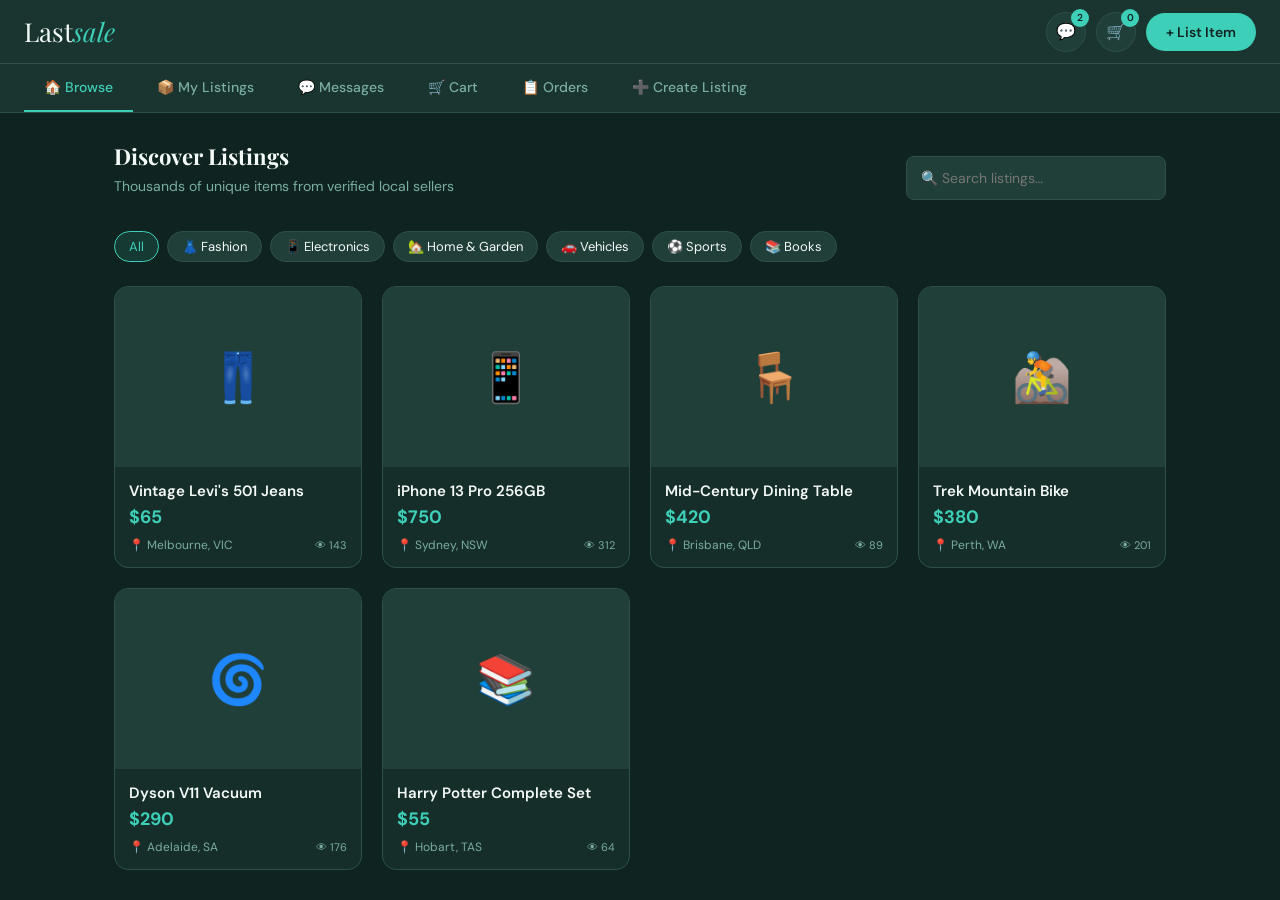
<file: lastsale.html>
<!DOCTYPE html>
<html lang="en">
<head>
<meta charset="UTF-8"/>
<meta name="viewport" content="width=device-width, initial-scale=1.0"/>
<title>Lastsale — Australia's Smartest Marketplace</title>
<link href="https://fonts.googleapis.com/css2?family=Playfair+Display:ital,wght@0,700;1,700&family=DM+Sans:wght@300;400;500;600&display=swap" rel="stylesheet"/>
<style>
  :root {
    --bg: #0f2420;
    --surface: #1a3530;
    --surface2: #213f39;
    --teal: #3ecfb8;
    --teal2: #2ab5a0;
    --teal-soft: #3ecfb820;
    --white: #f4faf8;
    --muted: #7aada4;
    --danger: #e05c5c;
    --gold: #f0c040;
    --border: #2e5049;
    --card: #162e2a;
    --radius: 14px;
    --radius-sm: 8px;
  }
  * { box-sizing: border-box; margin: 0; padding: 0; }
  body { background: var(--bg); color: var(--white); font-family: 'DM Sans', sans-serif; min-height: 100vh; }

  /* ── NAV ── */
  nav {
    background: var(--surface);
    border-bottom: 1px solid var(--border);
    padding: 0 24px;
    height: 64px;
    display: flex;
    align-items: center;
    justify-content: space-between;
    position: sticky; top: 0; z-index: 100;
  }
  .nav-logo { font-family: 'Playfair Display', serif; font-size: 26px; color: var(--white); }
  .nav-logo span { font-style: italic; color: var(--teal); }
  .nav-actions { display: flex; gap: 10px; align-items: center; }
  .nav-icon-btn {
    background: var(--surface2); border: 1px solid var(--border);
    color: var(--white); border-radius: 50%; width: 40px; height: 40px;
    display: flex; align-items: center; justify-content: center;
    cursor: pointer; font-size: 16px; position: relative; transition: all .2s;
  }
  .nav-icon-btn:hover { border-color: var(--teal); color: var(--teal); }
  .badge {
    position: absolute; top: -4px; right: -4px;
    background: var(--teal); color: var(--bg); border-radius: 50%;
    width: 18px; height: 18px; font-size: 10px; font-weight: 600;
    display: flex; align-items: center; justify-content: center;
  }
  .btn {
    padding: 10px 20px; border-radius: 50px; border: none;
    cursor: pointer; font-family: 'DM Sans', sans-serif; font-weight: 600;
    font-size: 14px; transition: all .2s;
  }
  .btn-primary { background: var(--teal); color: var(--bg); }
  .btn-primary:hover { background: var(--teal2); transform: translateY(-1px); }
  .btn-outline { background: transparent; color: var(--teal); border: 1.5px solid var(--teal); }
  .btn-outline:hover { background: var(--teal-soft); }
  .btn-ghost { background: var(--surface2); color: var(--white); border: 1px solid var(--border); }
  .btn-ghost:hover { border-color: var(--teal); }
  .btn-danger { background: var(--danger); color: white; }

  /* ── TABS ── */
  .tabs {
    display: flex; gap: 4px; background: var(--surface);
    border-bottom: 1px solid var(--border);
    padding: 0 24px; overflow-x: auto;
  }
  .tab {
    padding: 14px 20px; cursor: pointer; font-size: 14px; font-weight: 500;
    color: var(--muted); border-bottom: 2px solid transparent;
    white-space: nowrap; transition: all .2s;
  }
  .tab.active { color: var(--teal); border-bottom-color: var(--teal); }
  .tab:hover { color: var(--white); }

  /* ── VIEWS ── */
  .view { display: none; padding: 28px 24px; max-width: 1100px; margin: 0 auto; }
  .view.active { display: block; }

  /* ── CARDS ── */
  .listings-grid {
    display: grid; grid-template-columns: repeat(auto-fill, minmax(240px, 1fr));
    gap: 20px; margin-top: 24px;
  }
  .listing-card {
    background: var(--card); border: 1px solid var(--border);
    border-radius: var(--radius); overflow: hidden;
    cursor: pointer; transition: all .25s;
  }
  .listing-card:hover { border-color: var(--teal); transform: translateY(-3px); box-shadow: 0 12px 32px #0007; }
  .listing-card-img {
    width: 100%; height: 180px; object-fit: cover;
    background: var(--surface2); display: flex; align-items: center;
    justify-content: center; font-size: 48px;
  }
  .listing-card-body { padding: 14px; }
  .listing-card-title { font-weight: 600; font-size: 15px; margin-bottom: 4px; }
  .listing-card-price { color: var(--teal); font-size: 18px; font-weight: 700; margin-bottom: 8px; }
  .listing-card-meta { display: flex; justify-content: space-between; align-items: center; }
  .listing-card-seller { font-size: 12px; color: var(--muted); }
  .views-badge { font-size: 11px; color: var(--muted); display: flex; align-items: center; gap: 4px; }

  /* ── FORMS ── */
  .form-group { margin-bottom: 18px; }
  label { display: block; font-size: 13px; color: var(--muted); margin-bottom: 6px; font-weight: 500; }
  input, textarea, select {
    width: 100%; background: var(--surface2); border: 1px solid var(--border);
    color: var(--white); border-radius: var(--radius-sm); padding: 12px 14px;
    font-family: 'DM Sans', sans-serif; font-size: 14px; transition: border .2s;
  }
  input:focus, textarea:focus, select:focus { outline: none; border-color: var(--teal); }
  select option { background: var(--surface2); }
  textarea { resize: vertical; min-height: 90px; }

  /* ── PHOTO UPLOAD ── */
  .photo-upload-area {
    border: 2px dashed var(--border); border-radius: var(--radius);
    padding: 32px; text-align: center; cursor: pointer;
    transition: all .2s; background: var(--surface2);
  }
  .photo-upload-area:hover { border-color: var(--teal); background: var(--teal-soft); }
  .photo-preview-grid { display: flex; gap: 10px; flex-wrap: wrap; margin-top: 12px; }
  .photo-preview {
    width: 80px; height: 80px; border-radius: var(--radius-sm);
    object-fit: cover; border: 1px solid var(--border); position: relative;
  }
  .photo-preview-wrap { position: relative; display: inline-block; }
  .photo-remove {
    position: absolute; top: -6px; right: -6px;
    background: var(--danger); color: white; border: none;
    border-radius: 50%; width: 20px; height: 20px; font-size: 11px;
    cursor: pointer; display: flex; align-items: center; justify-content: center;
  }

  /* ── MODAL ── */
  .modal-overlay {
    display: none; position: fixed; inset: 0;
    background: #000a; z-index: 200; align-items: center; justify-content: center;
    padding: 16px;
  }
  .modal-overlay.open { display: flex; }
  .modal {
    background: var(--surface); border: 1px solid var(--border);
    border-radius: 20px; padding: 28px; width: 100%; max-width: 560px;
    max-height: 90vh; overflow-y: auto;
  }
  .modal-header { display: flex; justify-content: space-between; align-items: center; margin-bottom: 24px; }
  .modal-title { font-family: 'Playfair Display', serif; font-size: 22px; }
  .modal-close { background: none; border: none; color: var(--muted); font-size: 20px; cursor: pointer; }
  .modal-close:hover { color: var(--white); }

  /* ── LISTING DETAIL ── */
  .listing-detail-imgs { display: flex; gap: 10px; overflow-x: auto; margin-bottom: 20px; }
  .listing-detail-img {
    min-width: 280px; height: 200px; border-radius: var(--radius);
    object-fit: cover; background: var(--surface2);
    display: flex; align-items: center; justify-content: center; font-size: 64px;
  }
  .listing-detail-price { font-size: 32px; font-weight: 700; color: var(--teal); margin: 8px 0; }
  .listing-detail-title { font-family: 'Playfair Display', serif; font-size: 26px; }
  .tag { display: inline-block; background: var(--teal-soft); color: var(--teal); border-radius: 50px; padding: 4px 12px; font-size: 12px; margin-right: 6px; }

  /* ── SELLER STATS ── */
  .stats-row { display: flex; gap: 16px; margin: 20px 0; flex-wrap: wrap; }
  .stat-box {
    background: var(--surface2); border: 1px solid var(--border);
    border-radius: var(--radius); padding: 16px 24px; text-align: center; flex: 1; min-width: 100px;
  }
  .stat-num { font-size: 28px; font-weight: 700; color: var(--teal); }
  .stat-label { font-size: 12px; color: var(--muted); margin-top: 4px; }

  /* ── CART ── */
  .cart-item {
    display: flex; gap: 14px; align-items: center;
    background: var(--card); border: 1px solid var(--border);
    border-radius: var(--radius); padding: 14px; margin-bottom: 12px;
  }
  .cart-item-img { width: 60px; height: 60px; border-radius: var(--radius-sm); object-fit: cover; background: var(--surface2); display: flex; align-items: center; justify-content: center; font-size: 28px; }
  .cart-total { background: var(--surface2); border: 1px solid var(--border); border-radius: var(--radius); padding: 20px; margin-top: 20px; }

  /* ── MESSAGES ── */
  .msg-thread {
    background: var(--card); border: 1px solid var(--border);
    border-radius: var(--radius); margin-bottom: 10px; cursor: pointer;
    padding: 14px; display: flex; gap: 12px; align-items: center;
    transition: border-color .2s;
  }
  .msg-thread:hover { border-color: var(--teal); }
  .msg-avatar { width: 44px; height: 44px; border-radius: 50%; background: var(--teal); display: flex; align-items: center; justify-content: center; font-weight: 700; font-size: 16px; color: var(--bg); flex-shrink: 0; }
  .chat-area { height: 300px; overflow-y: auto; display: flex; flex-direction: column; gap: 10px; padding: 14px; background: var(--bg); border-radius: var(--radius); border: 1px solid var(--border); margin-bottom: 12px; }
  .msg-bubble { max-width: 70%; padding: 10px 14px; border-radius: 16px; font-size: 14px; line-height: 1.5; }
  .msg-bubble.me { background: var(--teal); color: var(--bg); align-self: flex-end; border-bottom-right-radius: 4px; }
  .msg-bubble.them { background: var(--surface2); color: var(--white); align-self: flex-start; border-bottom-left-radius: 4px; }
  .msg-time { font-size: 10px; opacity: .6; margin-top: 3px; }

  /* ── RATINGS ── */
  .star { font-size: 28px; cursor: pointer; color: var(--border); transition: color .15s; }
  .star.active { color: var(--gold); }
  .rating-card {
    background: var(--card); border: 1px solid var(--border);
    border-radius: var(--radius); padding: 16px; margin-bottom: 10px;
  }
  .stars-display { color: var(--gold); font-size: 14px; }

  /* ── PAYMENT ── */
  .payment-methods { display: grid; grid-template-columns: 1fr 1fr; gap: 12px; margin-bottom: 20px; }
  .pay-option {
    border: 2px solid var(--border); border-radius: var(--radius);
    padding: 16px; text-align: center; cursor: pointer;
    transition: all .2s; background: var(--card);
  }
  .pay-option:hover, .pay-option.selected { border-color: var(--teal); background: var(--teal-soft); }
  .pay-option-icon { font-size: 28px; margin-bottom: 6px; }
  .pay-option-label { font-size: 13px; font-weight: 500; }
  .card-fields { display: grid; grid-template-columns: 1fr 1fr; gap: 12px; }
  .secure-badge { display: flex; align-items: center; gap: 8px; color: var(--muted); font-size: 12px; margin-bottom: 16px; }
  .secure-badge span { color: var(--teal); font-size: 16px; }

  /* ── SUCCESS ── */
  .success-screen { text-align: center; padding: 40px 20px; }
  .success-icon { font-size: 64px; margin-bottom: 16px; }
  .success-title { font-family: 'Playfair Display', serif; font-size: 28px; margin-bottom: 8px; }

  /* ── SELLER LISTING TABLE ── */
  .my-listing-row {
    display: flex; gap: 14px; align-items: center;
    background: var(--card); border: 1px solid var(--border);
    border-radius: var(--radius); padding: 14px; margin-bottom: 10px;
  }
  .my-listing-row:hover { border-color: var(--teal); }
  .view-count { display: flex; align-items: center; gap: 5px; color: var(--muted); font-size: 13px; margin-left: auto; }

  /* ── MISC ── */
  .section-title { font-family: 'Playfair Display', serif; font-size: 22px; margin-bottom: 6px; }
  .section-sub { color: var(--muted); font-size: 14px; margin-bottom: 20px; }
  .divider { border: none; border-top: 1px solid var(--border); margin: 20px 0; }
  .flex-row { display: flex; align-items: center; gap: 12px; }
  .flex-between { display: flex; justify-content: space-between; align-items: center; }
  .seller-info { display: flex; align-items: center; gap: 10px; margin: 12px 0; }
  .seller-avatar { width: 36px; height: 36px; border-radius: 50%; background: var(--teal); display: flex; align-items: center; justify-content: center; font-weight: 700; color: var(--bg); }
  .chip { background: var(--surface2); border: 1px solid var(--border); border-radius: 50px; padding: 6px 14px; font-size: 13px; cursor: pointer; transition: all .2s; }
  .chip:hover, .chip.active { background: var(--teal-soft); border-color: var(--teal); color: var(--teal); }
  .empty-state { text-align: center; padding: 60px 20px; color: var(--muted); }
  .empty-state .icon { font-size: 48px; margin-bottom: 12px; }
  .notification { position: fixed; bottom: 24px; right: 24px; background: var(--teal); color: var(--bg); padding: 14px 20px; border-radius: var(--radius); font-weight: 600; font-size: 14px; z-index: 999; transform: translateY(100px); transition: transform .3s; max-width: 300px; }
  .notification.show { transform: translateY(0); }
  input[type=file] { display: none; }
  .progress-steps { display: flex; gap: 0; margin-bottom: 28px; }
  .step { flex: 1; text-align: center; }
  .step-dot { width: 28px; height: 28px; border-radius: 50%; background: var(--border); color: var(--muted); display: flex; align-items: center; justify-content: center; margin: 0 auto 6px; font-size: 12px; font-weight: 600; transition: all .3s; }
  .step.done .step-dot { background: var(--teal); color: var(--bg); }
  .step.active .step-dot { background: var(--teal); color: var(--bg); box-shadow: 0 0 0 4px var(--teal-soft); }
  .step-label { font-size: 11px; color: var(--muted); }
  .step.active .step-label, .step.done .step-label { color: var(--teal); }

  @media (max-width: 600px) {
    .listings-grid { grid-template-columns: 1fr 1fr; }
    .payment-methods { grid-template-columns: 1fr 1fr; }
    .card-fields { grid-template-columns: 1fr; }
    nav { padding: 0 14px; }
    .view { padding: 20px 14px; }
  }
</style>
</head>
<body>

<!-- NAV -->
<nav>
  <div class="nav-logo">Last<span>sale</span></div>
  <div class="nav-actions">
    <div class="nav-icon-btn" onclick="openView('messages')" title="Messages">
      💬<span class="badge" id="msg-badge">2</span>
    </div>
    <div class="nav-icon-btn" onclick="openView('cart')" title="Cart">
      🛒<span class="badge" id="cart-badge">0</span>
    </div>
    <button class="btn btn-primary" onclick="openView('create-listing')">+ List Item</button>
  </div>
</nav>

<!-- TABS -->
<div class="tabs">
  <div class="tab active" onclick="openView('browse')">🏠 Browse</div>
  <div class="tab" onclick="openView('my-listings')">📦 My Listings</div>
  <div class="tab" onclick="openView('messages')">💬 Messages</div>
  <div class="tab" onclick="openView('cart')">🛒 Cart</div>
  <div class="tab" onclick="openView('orders')">📋 Orders</div>
  <div class="tab" onclick="openView('create-listing')">➕ Create Listing</div>
</div>

<!-- ══════════════════════════════════════ -->
<!-- VIEW: BROWSE -->
<!-- ══════════════════════════════════════ -->
<div class="view active" id="view-browse">
  <div class="flex-between" style="margin-bottom:16px">
    <div>
      <h1 class="section-title">Discover Listings</h1>
      <p class="section-sub">Thousands of unique items from verified local sellers</p>
    </div>
    <input type="text" placeholder="🔍 Search listings…" style="max-width:260px" id="search-input" oninput="filterListings()"/>
  </div>
  <div style="display:flex;gap:8px;flex-wrap:wrap;margin-bottom:16px" id="category-chips">
    <span class="chip active" onclick="filterCategory(this,'All')">All</span>
    <span class="chip" onclick="filterCategory(this,'Fashion')">👗 Fashion</span>
    <span class="chip" onclick="filterCategory(this,'Electronics')">📱 Electronics</span>
    <span class="chip" onclick="filterCategory(this,'Home & Garden')">🏡 Home & Garden</span>
    <span class="chip" onclick="filterCategory(this,'Vehicles')">🚗 Vehicles</span>
    <span class="chip" onclick="filterCategory(this,'Sports')">⚽ Sports</span>
    <span class="chip" onclick="filterCategory(this,'Books')">📚 Books</span>
  </div>
  <div class="listings-grid" id="listings-grid"></div>
</div>

<!-- ══════════════════════════════════════ -->
<!-- VIEW: MY LISTINGS (SELLER DASHBOARD) -->
<!-- ══════════════════════════════════════ -->
<div class="view" id="view-my-listings">
  <h1 class="section-title">My Listings</h1>
  <p class="section-sub">Manage your items and track views</p>

  <div class="stats-row" id="seller-stats">
    <div class="stat-box"><div class="stat-num" id="stat-total">0</div><div class="stat-label">Total Listings</div></div>
    <div class="stat-box"><div class="stat-num" id="stat-views">0</div><div class="stat-label">Total Views</div></div>
    <div class="stat-box"><div class="stat-num" id="stat-sold">0</div><div class="stat-label">Items Sold</div></div>
    <div class="stat-box"><div class="stat-num" id="stat-revenue">$0</div><div class="stat-label">Revenue</div></div>
  </div>

  <div id="my-listings-list"></div>
</div>

<!-- ══════════════════════════════════════ -->
<!-- VIEW: CREATE LISTING -->
<!-- ══════════════════════════════════════ -->
<div class="view" id="view-create-listing">
  <h1 class="section-title">Create a Listing</h1>
  <p class="section-sub">List your item for free and reach thousands of buyers</p>

  <div style="background:var(--card);border:1px solid var(--border);border-radius:var(--radius);padding:28px;max-width:640px">
    <div class="form-group">
      <label>Item Title *</label>
      <input type="text" id="cl-title" placeholder="e.g. Vintage Levi's 501 Jeans – Size 32"/>
    </div>
    <div style="display:grid;grid-template-columns:1fr 1fr;gap:16px">
      <div class="form-group">
        <label>Price (AUD) *</label>
        <input type="number" id="cl-price" placeholder="0.00" min="0"/>
      </div>
      <div class="form-group">
        <label>Category *</label>
        <select id="cl-category">
          <option value="">Select category…</option>
          <option>Fashion</option>
          <option>Electronics</option>
          <option>Home & Garden</option>
          <option>Vehicles</option>
          <option>Sports</option>
          <option>Books</option>
        </select>
      </div>
    </div>
    <div class="form-group">
      <label>Condition</label>
      <select id="cl-condition">
        <option>Brand New</option>
        <option>Like New</option>
        <option>Good</option>
        <option>Fair</option>
        <option>Parts Only</option>
      </select>
    </div>
    <div class="form-group">
      <label>Description *</label>
      <textarea id="cl-desc" placeholder="Describe your item — size, colour, any wear or defects, pickup location…"></textarea>
    </div>
    <div class="form-group">
      <label>Location</label>
      <input type="text" id="cl-location" placeholder="e.g. Melbourne, VIC"/>
    </div>
    <div class="form-group">
      <label>Photos (up to 6)</label>
      <div class="photo-upload-area" onclick="document.getElementById('file-input').click()">
        <div style="font-size:36px;margin-bottom:8px">📸</div>
        <div style="font-weight:600;margin-bottom:4px">Click to upload photos</div>
        <div style="font-size:13px;color:var(--muted)">JPG, PNG, WEBP up to 10MB each</div>
      </div>
      <input type="file" id="file-input" accept="image/*" multiple onchange="handlePhotos(event)"/>
      <div class="photo-preview-grid" id="photo-previews"></div>
    </div>
    <div style="display:flex;gap:12px;margin-top:8px">
      <button class="btn btn-primary" style="flex:1" onclick="submitListing()">🚀 Post Listing</button>
      <button class="btn btn-ghost" onclick="openView('browse')">Cancel</button>
    </div>
  </div>
</div>

<!-- ══════════════════════════════════════ -->
<!-- VIEW: MESSAGES -->
<!-- ══════════════════════════════════════ -->
<div class="view" id="view-messages">
  <h1 class="section-title">Messages</h1>
  <p class="section-sub">Chat with buyers and sellers</p>
  <div id="threads-list"></div>
  <div id="chat-view" style="display:none">
    <button class="btn btn-ghost" style="margin-bottom:16px" onclick="document.getElementById('chat-view').style.display='none';document.getElementById('threads-list').style.display='block'">← Back</button>
    <div style="font-weight:600;margin-bottom:12px" id="chat-header"></div>
    <div class="chat-area" id="chat-area"></div>
    <div style="display:flex;gap:10px">
      <input type="text" id="msg-input" placeholder="Type a message…" onkeydown="if(event.key==='Enter')sendMessage()"/>
      <button class="btn btn-primary" onclick="sendMessage()">Send</button>
    </div>
  </div>
</div>

<!-- ══════════════════════════════════════ -->
<!-- VIEW: CART -->
<!-- ══════════════════════════════════════ -->
<div class="view" id="view-cart">
  <h1 class="section-title">Your Cart</h1>
  <p class="section-sub">Review items before checkout</p>
  <div id="cart-items-list"></div>
  <div id="cart-empty" class="empty-state" style="display:none">
    <div class="icon">🛒</div>
    <div>Your cart is empty</div>
    <button class="btn btn-primary" style="margin-top:16px" onclick="openView('browse')">Browse Listings</button>
  </div>
  <div class="cart-total" id="cart-total-box" style="display:none">
    <div class="flex-between" style="margin-bottom:12px">
      <span style="color:var(--muted)">Subtotal</span><span id="cart-subtotal"></span>
    </div>
    <div class="flex-between" style="margin-bottom:12px">
      <span style="color:var(--muted)">Service fee (2%)</span><span id="cart-fee"></span>
    </div>
    <hr class="divider" style="margin:12px 0"/>
    <div class="flex-between" style="font-size:20px;font-weight:700;margin-bottom:16px">
      <span>Total</span><span id="cart-total-amount" style="color:var(--teal)"></span>
    </div>
    <button class="btn btn-primary" style="width:100%;font-size:16px;padding:14px" onclick="openPayment()">🔒 Proceed to Checkout</button>
  </div>
</div>

<!-- ══════════════════════════════════════ -->
<!-- VIEW: ORDERS -->
<!-- ══════════════════════════════════════ -->
<div class="view" id="view-orders">
  <h1 class="section-title">My Orders</h1>
  <p class="section-sub">Rate sellers and track your purchases</p>
  <div id="orders-list"></div>
</div>

<!-- ══════════════════════════════════════════════════════ -->
<!-- MODAL: LISTING DETAIL -->
<!-- ══════════════════════════════════════════════════════ -->
<div class="modal-overlay" id="modal-listing">
  <div class="modal" style="max-width:680px">
    <div class="modal-header">
      <span class="modal-title" id="modal-listing-title"></span>
      <button class="modal-close" onclick="closeModal('modal-listing')">✕</button>
    </div>
    <div id="modal-listing-body"></div>
  </div>
</div>

<!-- ══════════════════════════════════════════════════════ -->
<!-- MODAL: PAYMENT -->
<!-- ══════════════════════════════════════════════════════ -->
<div class="modal-overlay" id="modal-payment">
  <div class="modal">
    <div class="modal-header">
      <span class="modal-title">Secure Checkout</span>
      <button class="modal-close" onclick="closeModal('modal-payment')">✕</button>
    </div>

    <!-- STEP INDICATOR -->
    <div class="progress-steps" id="pay-steps">
      <div class="step active" id="pstep-1"><div class="step-dot">1</div><div class="step-label">Payment</div></div>
      <div class="step" id="pstep-2"><div class="step-dot">2</div><div class="step-label">Confirm</div></div>
      <div class="step" id="pstep-3"><div class="step-dot">3</div><div class="step-label">Done</div></div>
    </div>

    <!-- STEP 1: Choose payment -->
    <div id="pay-step-1">
      <div class="secure-badge"><span>🔒</span> Payments are encrypted and secured by Lastsale Pay</div>
      <div style="font-weight:600;margin-bottom:12px;font-size:15px">Choose Payment Method</div>
      <div class="payment-methods">
        <div class="pay-option selected" id="pm-apple" onclick="selectPayMethod('apple')">
          <div class="pay-option-icon">🍎</div>
          <div class="pay-option-label">Apple Pay</div>
        </div>
        <div class="pay-option" id="pm-card" onclick="selectPayMethod('card')">
          <div class="pay-option-icon">💳</div>
          <div class="pay-option-label">Credit / Debit Card</div>
        </div>
        <div class="pay-option" id="pm-paypal" onclick="selectPayMethod('paypal')">
          <div class="pay-option-icon">🅿️</div>
          <div class="pay-option-label">PayPal</div>
        </div>
        <div class="pay-option" id="pm-bank" onclick="selectPayMethod('bank')">
          <div class="pay-option-icon">🏦</div>
          <div class="pay-option-label">Bank Transfer</div>
        </div>
      </div>

      <!-- Card details (shown when card selected) -->
      <div id="card-details" style="display:none">
        <div class="form-group">
          <label>Cardholder Name</label>
          <input type="text" id="pay-name" placeholder="Jane Smith"/>
        </div>
        <div class="form-group">
          <label>Card Number</label>
          <input type="text" id="pay-card" placeholder="•••• •••• •••• ••••" maxlength="19" oninput="formatCard(this)"/>
        </div>
        <div class="card-fields">
          <div class="form-group">
            <label>Expiry</label>
            <input type="text" id="pay-exp" placeholder="MM / YY" maxlength="7" oninput="formatExp(this)"/>
          </div>
          <div class="form-group">
            <label>CVV</label>
            <input type="text" id="pay-cvv" placeholder="•••" maxlength="4"/>
          </div>
        </div>
      </div>

      <!-- PayPal -->
      <div id="paypal-details" style="display:none">
        <div class="form-group">
          <label>PayPal Email</label>
          <input type="email" id="pay-pp-email" placeholder="you@paypal.com"/>
        </div>
      </div>

      <!-- Apple Pay info -->
      <div id="apple-details" style="background:var(--surface2);border-radius:var(--radius);padding:16px;text-align:center;margin-bottom:16px">
        <div style="font-size:32px;margin-bottom:8px">🍎</div>
        <div style="font-weight:600;margin-bottom:4px">Apple Pay</div>
        <div style="color:var(--muted);font-size:13px">You'll confirm payment using Face ID or Touch ID</div>
      </div>

      <!-- Bank Transfer -->
      <div id="bank-details" style="display:none;background:var(--surface2);border-radius:var(--radius);padding:16px;margin-bottom:16px">
        <div style="font-weight:600;margin-bottom:10px">Bank Transfer Details</div>
        <div style="font-size:13px;color:var(--muted);line-height:2">
          BSB: <strong style="color:var(--white)">062-000</strong><br>
          Account: <strong style="color:var(--white)">1234 5678</strong><br>
          Reference: <strong style="color:var(--teal)" id="pay-ref"></strong>
        </div>
      </div>

      <div style="font-size:13px;color:var(--muted);margin-bottom:16px;display:flex;gap:8px;align-items:center">
        <span>🛡️</span> Protected by Lastsale Buyer Guarantee. Full refund if item doesn't arrive.
      </div>

      <div class="flex-between" style="margin-bottom:12px">
        <span style="color:var(--muted)">Order total</span>
        <span style="font-weight:700;color:var(--teal);font-size:18px" id="modal-order-total"></span>
      </div>
      <button class="btn btn-primary" style="width:100%;padding:14px;font-size:15px" onclick="payStep2()">Continue →</button>
    </div>

    <!-- STEP 2: Confirm -->
    <div id="pay-step-2" style="display:none">
      <div style="text-align:center;margin-bottom:24px">
        <div style="font-size:48px;margin-bottom:12px">🔐</div>
        <div style="font-size:17px;font-weight:600;margin-bottom:6px">Confirm Your Order</div>
        <div style="color:var(--muted);font-size:14px">Review details before finalising payment</div>
      </div>
      <div id="confirm-summary" style="background:var(--surface2);border-radius:var(--radius);padding:18px;margin-bottom:20px"></div>
      <div style="display:flex;gap:12px">
        <button class="btn btn-ghost" onclick="payStep1()">← Back</button>
        <button class="btn btn-primary" style="flex:1;padding:14px" onclick="payStep3()">✅ Confirm & Pay</button>
      </div>
    </div>

    <!-- STEP 3: Success -->
    <div id="pay-step-3" style="display:none">
      <div class="success-screen">
        <div class="success-icon">🎉</div>
        <div class="success-title">Payment Successful!</div>
        <p style="color:var(--muted);margin-bottom:24px">Your order has been placed. The seller has been notified.</p>
        <div style="background:var(--surface2);border-radius:var(--radius);padding:16px;margin-bottom:24px;text-align:left">
          <div style="font-size:13px;color:var(--muted);margin-bottom:8px">Order Reference</div>
          <div style="font-weight:700;color:var(--teal);font-size:18px" id="success-ref"></div>
        </div>
        <button class="btn btn-primary" style="width:100%;margin-bottom:10px" onclick="closeModal('modal-payment');openView('orders')">View My Orders</button>
        <button class="btn btn-ghost" style="width:100%" onclick="closeModal('modal-payment');openView('browse')">Continue Shopping</button>
      </div>
    </div>
  </div>
</div>

<!-- ══════════════════════════════════════════════════════ -->
<!-- MODAL: RATE SELLER -->
<!-- ══════════════════════════════════════════════════════ -->
<div class="modal-overlay" id="modal-rate">
  <div class="modal" style="max-width:480px">
    <div class="modal-header">
      <span class="modal-title">Rate Your Experience</span>
      <button class="modal-close" onclick="closeModal('modal-rate')">✕</button>
    </div>
    <div style="text-align:center;margin-bottom:24px">
      <div style="font-size:40px;margin-bottom:8px">⭐</div>
      <div style="color:var(--muted);font-size:14px">How was your experience with <strong id="rate-seller-name" style="color:var(--white)"></strong>?</div>
    </div>
    <div style="margin-bottom:20px">
      <label style="margin-bottom:10px;display:block">Response Speed</label>
      <div id="stars-response" style="display:flex;gap:6px" data-val="0">
        <span class="star" onclick="setStars('stars-response',1)">★</span>
        <span class="star" onclick="setStars('stars-response',2)">★</span>
        <span class="star" onclick="setStars('stars-response',3)">★</span>
        <span class="star" onclick="setStars('stars-response',4)">★</span>
        <span class="star" onclick="setStars('stars-response',5)">★</span>
      </div>
    </div>
    <div style="margin-bottom:20px">
      <label style="margin-bottom:10px;display:block">Overall Experience</label>
      <div id="stars-experience" style="display:flex;gap:6px" data-val="0">
        <span class="star" onclick="setStars('stars-experience',1)">★</span>
        <span class="star" onclick="setStars('stars-experience',2)">★</span>
        <span class="star" onclick="setStars('stars-experience',3)">★</span>
        <span class="star" onclick="setStars('stars-experience',4)">★</span>
        <span class="star" onclick="setStars('stars-experience',5)">★</span>
      </div>
    </div>
    <div class="form-group">
      <label>Leave a comment (optional)</label>
      <textarea id="rate-comment" placeholder="Share your experience with other buyers…"></textarea>
    </div>
    <button class="btn btn-primary" style="width:100%;padding:14px" onclick="submitRating()">Submit Review</button>
  </div>
</div>

<!-- NOTIFICATION TOAST -->
<div class="notification" id="notification"></div>

<script>
// ══════════════════════════════════════
// STATE
// ══════════════════════════════════════
let listings = [
  { id:1, title:"Vintage Levi's 501 Jeans", price:65, category:"Fashion", condition:"Good", desc:"Classic Levi's 501. Size 32x32. Some fading for that authentic look.", seller:"Jordan M.", location:"Melbourne, VIC", emoji:"👖", views:143, photos:[] },
  { id:2, title:"iPhone 13 Pro 256GB", price:750, category:"Electronics", condition:"Like New", desc:"Pristine condition, comes with original box and all accessories.", seller:"Anika R.", location:"Sydney, NSW", emoji:"📱", views:312, photos:[] },
  { id:3, title:"Mid-Century Dining Table", price:420, category:"Home & Garden", condition:"Good", desc:"Solid teak. Seats 6. Minor surface scratches. Pickup only.", seller:"Chris B.", location:"Brisbane, QLD", emoji:"🪑", views:89, photos:[] },
  { id:4, title:"Trek Mountain Bike", price:380, category:"Sports", condition:"Good", desc:"21-speed, 27.5\" wheels. Serviced last month. Great for trails.", seller:"Sam T.", location:"Perth, WA", emoji:"🚵", views:201, photos:[] },
  { id:5, title:"Dyson V11 Vacuum", price:290, category:"Home & Garden", condition:"Like New", desc:"Used twice. Includes all attachments. Dust bin just replaced.", seller:"Priya K.", location:"Adelaide, SA", emoji:"🌀", views:176, photos:[] },
  { id:6, title:"Harry Potter Complete Set", price:55, category:"Books", condition:"Good", desc:"All 7 hardcovers. Slight shelf wear but all readable.", seller:"Lena W.", location:"Hobart, TAS", emoji:"📚", views:64, photos:[] },
];
let myListings = [];
let cart = [];
let messages = {
  1: { name:"Anika R.", listing:"iPhone 13 Pro", msgs:[
    {me:false, text:"Hi! Is the iPhone still available?", time:"2:14 PM"},
    {me:true, text:"Yes, still available! Happy to negotiate.", time:"2:16 PM"},
    {me:false, text:"Can you do $700?", time:"2:20 PM"},
  ]},
  2: { name:"Chris B.", listing:"Mid-Century Dining Table", msgs:[
    {me:false, text:"Would you consider $380 for the table?", time:"Yesterday"},
    {me:true, text:"I can do $400 but that's my lowest.", time:"Yesterday"},
  ]},
};
let orders = [];
let selectedPayMethod = 'apple';
let currentRatingOrderId = null;
let activeCategory = 'All';
let uploadedPhotos = [];
let nextId = 100;

// ══════════════════════════════════════
// NAVIGATION
// ══════════════════════════════════════
function openView(name) {
  document.querySelectorAll('.view').forEach(v=>v.classList.remove('active'));
  document.querySelectorAll('.tab').forEach(t=>t.classList.remove('active'));
  document.getElementById('view-'+name).classList.add('active');
  const tabs = {browse:0,'my-listings':1,messages:2,cart:3,orders:4,'create-listing':5};
  if(tabs[name]!==undefined) document.querySelectorAll('.tab')[tabs[name]].classList.add('active');
  if(name==='browse') renderListings();
  if(name==='my-listings') renderMyListings();
  if(name==='cart') renderCart();
  if(name==='messages') renderThreads();
  if(name==='orders') renderOrders();
}

// ══════════════════════════════════════
// LISTINGS
// ══════════════════════════════════════
function renderListings() {
  const grid = document.getElementById('listings-grid');
  const search = document.getElementById('search-input').value.toLowerCase();
  let all = [...listings, ...myListings];
  if(activeCategory!=='All') all = all.filter(l=>l.category===activeCategory);
  if(search) all = all.filter(l=>l.title.toLowerCase().includes(search)||l.desc.toLowerCase().includes(search));
  grid.innerHTML = all.map(l=>`
    <div class="listing-card" onclick="openListing(${l.id})">
      <div class="listing-card-img">${l.photos&&l.photos[0]?`<img src="${l.photos[0]}" style="width:100%;height:100%;object-fit:cover"/>`:l.emoji}</div>
      <div class="listing-card-body">
        <div class="listing-card-title">${l.title}</div>
        <div class="listing-card-price">$${l.price}</div>
        <div class="listing-card-meta">
          <div class="listing-card-seller">📍 ${l.location}</div>
          <div class="views-badge">👁 ${l.views}</div>
        </div>
      </div>
    </div>
  `).join('') || `<div class="empty-state" style="grid-column:1/-1"><div class="icon">🔍</div><div>No listings found</div></div>`;
}

function filterListings() { renderListings(); }
function filterCategory(el, cat) {
  activeCategory = cat;
  document.querySelectorAll('#category-chips .chip').forEach(c=>c.classList.remove('active'));
  el.classList.add('active');
  renderListings();
}

function openListing(id) {
  const l = [...listings,...myListings].find(x=>x.id===id);
  if(!l) return;
  l.views++;
  document.getElementById('modal-listing-title').textContent = l.title;
  const isOwn = myListings.find(x=>x.id===id);
  document.getElementById('modal-listing-body').innerHTML = `
    <div class="listing-detail-imgs">
      ${l.photos&&l.photos.length?l.photos.map(p=>`<div class="listing-detail-img"><img src="${p}" style="width:100%;height:100%;object-fit:cover;border-radius:var(--radius)"/></div>`).join(''):`<div class="listing-detail-img">${l.emoji}</div>`}
    </div>
    <span class="tag">${l.category}</span><span class="tag">${l.condition}</span>
    <div class="listing-detail-price">$${l.price} AUD</div>
    <p style="color:var(--muted);line-height:1.7;margin-bottom:16px">${l.desc}</p>
    <div class="seller-info">
      <div class="seller-avatar">${l.seller[0]}</div>
      <div>
        <div style="font-weight:600">${l.seller}</div>
        <div style="font-size:12px;color:var(--muted)">📍 ${l.location}</div>
      </div>
      <div class="views-badge" style="margin-left:auto">👁 ${l.views} views</div>
    </div>
    ${!isOwn?`
    <div style="display:flex;gap:10px;margin-top:16px">
      <button class="btn btn-primary" style="flex:1" onclick="addToCart(${l.id})">🛒 Add to Cart</button>
      <button class="btn btn-outline" onclick="msgSeller('${l.seller}','${l.title}')">💬 Message Seller</button>
    </div>`:`<div style="background:var(--surface2);border-radius:var(--radius);padding:12px;text-align:center;color:var(--muted);font-size:14px;margin-top:16px">This is your listing — <strong style="color:var(--teal)">${l.views} people</strong> have viewed it</div>`}
  `;
  openModal('modal-listing');
}

// ══════════════════════════════════════
// MY LISTINGS (SELLER)
// ══════════════════════════════════════
function renderMyListings() {
  const el = document.getElementById('my-listings-list');
  const totalViews = myListings.reduce((s,l)=>s+l.views,0);
  const revenue = orders.filter(o=>myListings.find(l=>l.id===o.listingId)).reduce((s,o)=>s+o.price,0);
  document.getElementById('stat-total').textContent = myListings.length;
  document.getElementById('stat-views').textContent = totalViews;
  document.getElementById('stat-sold').textContent = orders.filter(o=>myListings.find(l=>l.id===o.listingId)).length;
  document.getElementById('stat-revenue').textContent = '$'+revenue;

  if(!myListings.length) {
    el.innerHTML = `<div class="empty-state"><div class="icon">📦</div><div>You haven't listed anything yet</div><button class="btn btn-primary" style="margin-top:16px" onclick="openView('create-listing')">+ Create Listing</button></div>`;
    return;
  }
  el.innerHTML = myListings.map(l=>`
    <div class="my-listing-row">
      <div style="font-size:32px">${l.photos&&l.photos[0]?`<img src="${l.photos[0]}" style="width:48px;height:48px;border-radius:8px;object-fit:cover"/>`:l.emoji}</div>
      <div style="flex:1">
        <div style="font-weight:600">${l.title}</div>
        <div style="color:var(--teal);font-weight:700">$${l.price}</div>
        <div style="font-size:12px;color:var(--muted)">${l.category} · ${l.condition}</div>
      </div>
      <div class="view-count">
        <span style="font-size:18px">👁</span>
        <span><strong style="color:var(--white)">${l.views}</strong> views</span>
      </div>
      <button class="btn btn-danger" style="padding:8px 14px;font-size:13px" onclick="deleteListing(${l.id})">Delete</button>
    </div>
  `).join('');
}

function deleteListing(id) {
  myListings = myListings.filter(l=>l.id!==id);
  renderMyListings();
  notify('Listing removed');
}

// ══════════════════════════════════════
// CREATE LISTING
// ══════════════════════════════════════
function handlePhotos(e) {
  const files = Array.from(e.target.files);
  const remaining = 6 - uploadedPhotos.length;
  files.slice(0,remaining).forEach(f=>{
    const reader = new FileReader();
    reader.onload = ev => {
      uploadedPhotos.push(ev.target.result);
      renderPhotoPreviews();
    };
    reader.readAsDataURL(f);
  });
}

function renderPhotoPreviews() {
  const el = document.getElementById('photo-previews');
  el.innerHTML = uploadedPhotos.map((p,i)=>`
    <div class="photo-preview-wrap">
      <img src="${p}" class="photo-preview"/>
      <button class="photo-remove" onclick="removePhoto(${i})">✕</button>
    </div>
  `).join('');
}

function removePhoto(i) {
  uploadedPhotos.splice(i,1);
  renderPhotoPreviews();
}

function submitListing() {
  const title = document.getElementById('cl-title').value.trim();
  const price = parseFloat(document.getElementById('cl-price').value);
  const cat = document.getElementById('cl-category').value;
  const cond = document.getElementById('cl-condition').value;
  const desc = document.getElementById('cl-desc').value.trim();
  const loc = document.getElementById('cl-location').value.trim() || 'Australia';

  if(!title||!price||!cat||!desc) { notify('⚠️ Please fill in all required fields'); return; }

  const emojis = {Fashion:'👗',Electronics:'📱','Home & Garden':'🏡',Vehicles:'🚗',Sports:'⚽',Books:'📚'};
  const newL = { id:nextId++, title, price, category:cat, condition:cond, desc, seller:'You', location:loc, emoji:emojis[cat]||'📦', views:0, photos:[...uploadedPhotos] };
  myListings.unshift(newL);

  // reset
  ['cl-title','cl-price','cl-desc','cl-location'].forEach(id=>document.getElementById(id).value='');
  document.getElementById('cl-category').value='';
  uploadedPhotos=[];
  renderPhotoPreviews();

  notify('🎉 Listing posted successfully!');
  openView('my-listings');
}

// ══════════════════════════════════════
// CART
// ══════════════════════════════════════
function addToCart(id) {
  const l = [...listings,...myListings].find(x=>x.id===id);
  if(!l) return;
  if(cart.find(c=>c.id===id)) { notify('Already in cart'); return; }
  cart.push({...l});
  updateCartBadge();
  notify('🛒 Added to cart!');
  closeModal('modal-listing');
}

function updateCartBadge() {
  document.getElementById('cart-badge').textContent = cart.length;
}

function renderCart() {
  const el = document.getElementById('cart-items-list');
  const empty = document.getElementById('cart-empty');
  const totalBox = document.getElementById('cart-total-box');
  if(!cart.length) { el.innerHTML=''; empty.style.display='block'; totalBox.style.display='none'; return; }
  empty.style.display='none'; totalBox.style.display='block';
  el.innerHTML = cart.map(l=>`
    <div class="cart-item">
      <div class="cart-item-img">${l.photos&&l.photos[0]?`<img src="${l.photos[0]}" style="width:60px;height:60px;object-fit:cover;border-radius:8px"/>`:l.emoji}</div>
      <div style="flex:1">
        <div style="font-weight:600">${l.title}</div>
        <div style="font-size:13px;color:var(--muted)">${l.seller} · ${l.category}</div>
      </div>
      <div style="font-weight:700;color:var(--teal);margin-right:12px">$${l.price}</div>
      <button class="btn btn-ghost" style="padding:8px 12px;font-size:12px" onclick="removeFromCart(${l.id})">✕</button>
    </div>
  `).join('');
  const sub = cart.reduce((s,c)=>s+c.price,0);
  const fee = +(sub*0.02).toFixed(2);
  const total = +(sub+fee).toFixed(2);
  document.getElementById('cart-subtotal').textContent='$'+sub.toFixed(2);
  document.getElementById('cart-fee').textContent='$'+fee;
  document.getElementById('cart-total-amount').textContent='$'+total;
}

function removeFromCart(id) {
  cart = cart.filter(c=>c.id!==id);
  updateCartBadge();
  renderCart();
}

// ══════════════════════════════════════
// MESSAGES
// ══════════════════════════════════════
let activeThread = null;

function renderThreads() {
  const el = document.getElementById('threads-list');
  const keys = Object.keys(messages);
  if(!keys.length) { el.innerHTML=`<div class="empty-state"><div class="icon">💬</div><div>No messages yet</div></div>`; return; }
  el.innerHTML = keys.map(k=>`
    <div class="msg-thread" onclick="openThread(${k})">
      <div class="msg-avatar">${messages[k].name[0]}</div>
      <div>
        <div style="font-weight:600">${messages[k].name}</div>
        <div style="font-size:13px;color:var(--muted)">Re: ${messages[k].listing}</div>
        <div style="font-size:12px;color:var(--muted);margin-top:2px">${messages[k].msgs[messages[k].msgs.length-1].text.slice(0,50)}…</div>
      </div>
    </div>
  `).join('');
}

function openThread(id) {
  activeThread = id;
  const t = messages[id];
  document.getElementById('threads-list').style.display='none';
  document.getElementById('chat-view').style.display='block';
  document.getElementById('chat-header').innerHTML=`<div class="msg-avatar" style="display:inline-flex">${t.name[0]}</div> <span style="margin-left:8px">${t.name}</span> <span style="color:var(--muted);font-size:13px;margin-left:8px">Re: ${t.listing}</span>`;
  renderChat();
}

function renderChat() {
  const t = messages[activeThread];
  document.getElementById('chat-area').innerHTML = t.msgs.map(m=>`
    <div style="display:flex;flex-direction:column;align-items:${m.me?'flex-end':'flex-start'}">
      <div class="msg-bubble ${m.me?'me':'them'}">${m.text}</div>
      <div class="msg-time">${m.time}</div>
    </div>
  `).join('');
  document.getElementById('chat-area').scrollTop=99999;
}

function sendMessage() {
  const input = document.getElementById('msg-input');
  const text = input.value.trim();
  if(!text||!activeThread) return;
  const now = new Date();
  messages[activeThread].msgs.push({me:true,text,time:`${now.getHours()}:${String(now.getMinutes()).padStart(2,'0')}`});
  input.value='';
  renderChat();
}

function msgSeller(seller, listing) {
  const key = Date.now();
  messages[key] = { name:seller, listing, msgs:[{me:true,text:`Hi ${seller}! Is the "${listing}" still available?`,time:'Just now'}] };
  document.getElementById('msg-badge').textContent=Object.keys(messages).length;
  closeModal('modal-listing');
  openView('messages');
  openThread(key);
  notify('💬 Message sent!');
}

// ══════════════════════════════════════
// PAYMENT
// ══════════════════════════════════════
function openPayment() {
  if(!cart.length) return;
  const sub = cart.reduce((s,c)=>s+c.price,0);
  const total = +(sub*1.02).toFixed(2);
  document.getElementById('modal-order-total').textContent='$'+total;
  document.getElementById('pay-ref').textContent='LS-'+Math.random().toString(36).substr(2,8).toUpperCase();
  payStep1();
  openModal('modal-payment');
}

function selectPayMethod(m) {
  selectedPayMethod=m;
  ['apple','card','paypal','bank'].forEach(p=>{
    document.getElementById('pm-'+p).classList.toggle('selected',p===m);
  });
  document.getElementById('card-details').style.display=m==='card'?'block':'none';
  document.getElementById('paypal-details').style.display=m==='paypal'?'block':'none';
  document.getElementById('apple-details').style.display=m==='apple'?'block':'none';
  document.getElementById('bank-details').style.display=m==='bank'?'block':'none';
}

function payStep1() {
  document.getElementById('pay-step-1').style.display='block';
  document.getElementById('pay-step-2').style.display='none';
  document.getElementById('pay-step-3').style.display='none';
  setPayStep(1);
}

function payStep2() {
  if(selectedPayMethod==='card') {
    const name=document.getElementById('pay-name').value.trim();
    const card=document.getElementById('pay-card').value.trim();
    const exp=document.getElementById('pay-exp').value.trim();
    const cvv=document.getElementById('pay-cvv').value.trim();
    if(!name||!card||!exp||!cvv){notify('⚠️ Please fill in all card details');return;}
  }
  if(selectedPayMethod==='paypal'&&!document.getElementById('pay-pp-email').value.trim()){notify('⚠️ Enter your PayPal email');return;}

  const sub=cart.reduce((s,c)=>s+c.price,0);
  const total=+(sub*1.02).toFixed(2);
  const methods={apple:'Apple Pay 🍎',card:'Credit/Debit Card 💳',paypal:'PayPal 🅿️',bank:'Bank Transfer 🏦'};
  document.getElementById('confirm-summary').innerHTML=`
    <div style="margin-bottom:10px"><span style="color:var(--muted)">Items:</span><br>${cart.map(c=>`<div style="display:flex;justify-content:space-between;margin-top:6px"><span>${c.title}</span><span style="color:var(--teal)">$${c.price}</span></div>`).join('')}</div>
    <hr style="border-color:var(--border);margin:12px 0"/>
    <div class="flex-between"><span style="color:var(--muted)">Payment via</span><span>${methods[selectedPayMethod]}</span></div>
    <div class="flex-between" style="margin-top:8px"><span style="color:var(--muted)">Total</span><strong style="color:var(--teal);font-size:18px">$${total}</strong></div>
  `;
  document.getElementById('pay-step-1').style.display='none';
  document.getElementById('pay-step-2').style.display='block';
  setPayStep(2);
}

function payStep3() {
  const ref='LS-'+Math.random().toString(36).substr(2,8).toUpperCase();
  document.getElementById('success-ref').textContent=ref;
  // add to orders
  cart.forEach(l=>{
    orders.unshift({id:ref+'-'+l.id,listingId:l.id,title:l.title,price:l.price,seller:l.seller,emoji:l.emoji,photos:l.photos,rated:false,ref});
  });
  cart=[];
  updateCartBadge();
  document.getElementById('pay-step-2').style.display='none';
  document.getElementById('pay-step-3').style.display='block';
  setPayStep(3);
}

function setPayStep(n) {
  [1,2,3].forEach(i=>{
    const el=document.getElementById('pstep-'+i);
    el.className='step'+(i<n?' done':i===n?' active':'');
  });
}

function formatCard(el) {
  let v=el.value.replace(/\D/g,'').substr(0,16);
  el.value=v.replace(/(.{4})/g,'$1 ').trim();
}
function formatExp(el) {
  let v=el.value.replace(/\D/g,'').substr(0,4);
  if(v.length>=3) v=v.substr(0,2)+' / '+v.substr(2);
  el.value=v;
}

// ══════════════════════════════════════
// ORDERS & RATINGS
// ══════════════════════════════════════
function renderOrders() {
  const el=document.getElementById('orders-list');
  if(!orders.length){
    el.innerHTML=`<div class="empty-state"><div class="icon">📋</div><div>No orders yet</div><button class="btn btn-primary" style="margin-top:16px" onclick="openView('browse')">Start Shopping</button></div>`;
    return;
  }
  el.innerHTML=orders.map(o=>`
    <div class="rating-card">
      <div class="flex-between" style="margin-bottom:10px">
        <div style="display:flex;align-items:center;gap:12px">
          <div style="font-size:32px">${o.photos&&o.photos[0]?`<img src="${o.photos[0]}" style="width:44px;height:44px;border-radius:8px;object-fit:cover"/>`:o.emoji}</div>
          <div>
            <div style="font-weight:600">${o.title}</div>
            <div style="font-size:13px;color:var(--muted)">Seller: ${o.seller}</div>
            <div style="font-size:12px;color:var(--muted)">Ref: ${o.ref}</div>
          </div>
        </div>
        <div style="font-weight:700;color:var(--teal)">$${o.price}</div>
      </div>
      ${o.rated?
        `<div style="display:flex;align-items:center;gap:8px;font-size:13px;color:var(--muted)"><span class="stars-display">${'★'.repeat(o.ratingVal)}</span> Review submitted</div>`:
        `<button class="btn btn-outline" style="font-size:13px;padding:8px 16px" onclick="openRating('${o.id}','${o.seller}')">⭐ Rate Seller</button>`
      }
    </div>
  `).join('');
}

function openRating(orderId,seller) {
  currentRatingOrderId=orderId;
  document.getElementById('rate-seller-name').textContent=seller;
  ['stars-response','stars-experience'].forEach(id=>{
    const el=document.getElementById(id);
    el.dataset.val=0;
    el.querySelectorAll('.star').forEach(s=>s.classList.remove('active'));
  });
  document.getElementById('rate-comment').value='';
  openModal('modal-rate');
}

function setStars(containerId,val) {
  const el=document.getElementById(containerId);
  el.dataset.val=val;
  el.querySelectorAll('.star').forEach((s,i)=>s.classList.toggle('active',i<val));
}

function submitRating() {
  const r1=parseInt(document.getElementById('stars-response').dataset.val)||0;
  const r2=parseInt(document.getElementById('stars-experience').dataset.val)||0;
  if(!r1||!r2){notify('⚠️ Please rate both categories');return;}
  const avg=Math.round((r1+r2)/2);
  const o=orders.find(o=>o.id===currentRatingOrderId);
  if(o){o.rated=true;o.ratingVal=avg;}
  closeModal('modal-rate');
  renderOrders();
  notify('⭐ Review submitted! Thank you.');
}

// ══════════════════════════════════════
// MODALS
// ══════════════════════════════════════
function openModal(id){document.getElementById(id).classList.add('open');}
function closeModal(id){document.getElementById(id).classList.remove('open');}
document.querySelectorAll('.modal-overlay').forEach(o=>o.addEventListener('click',function(e){if(e.target===this)this.classList.remove('open');}));

// ══════════════════════════════════════
// NOTIFICATION TOAST
// ══════════════════════════════════════
let notifyTimer;
function notify(msg) {
  const el=document.getElementById('notification');
  el.textContent=msg;
  el.classList.add('show');
  clearTimeout(notifyTimer);
  notifyTimer=setTimeout(()=>el.classList.remove('show'),3000);
}

// ══════════════════════════════════════
// INIT
// ══════════════════════════════════════
renderListings();
selectPayMethod('apple');
</script>
</body>
</html>
</file>
